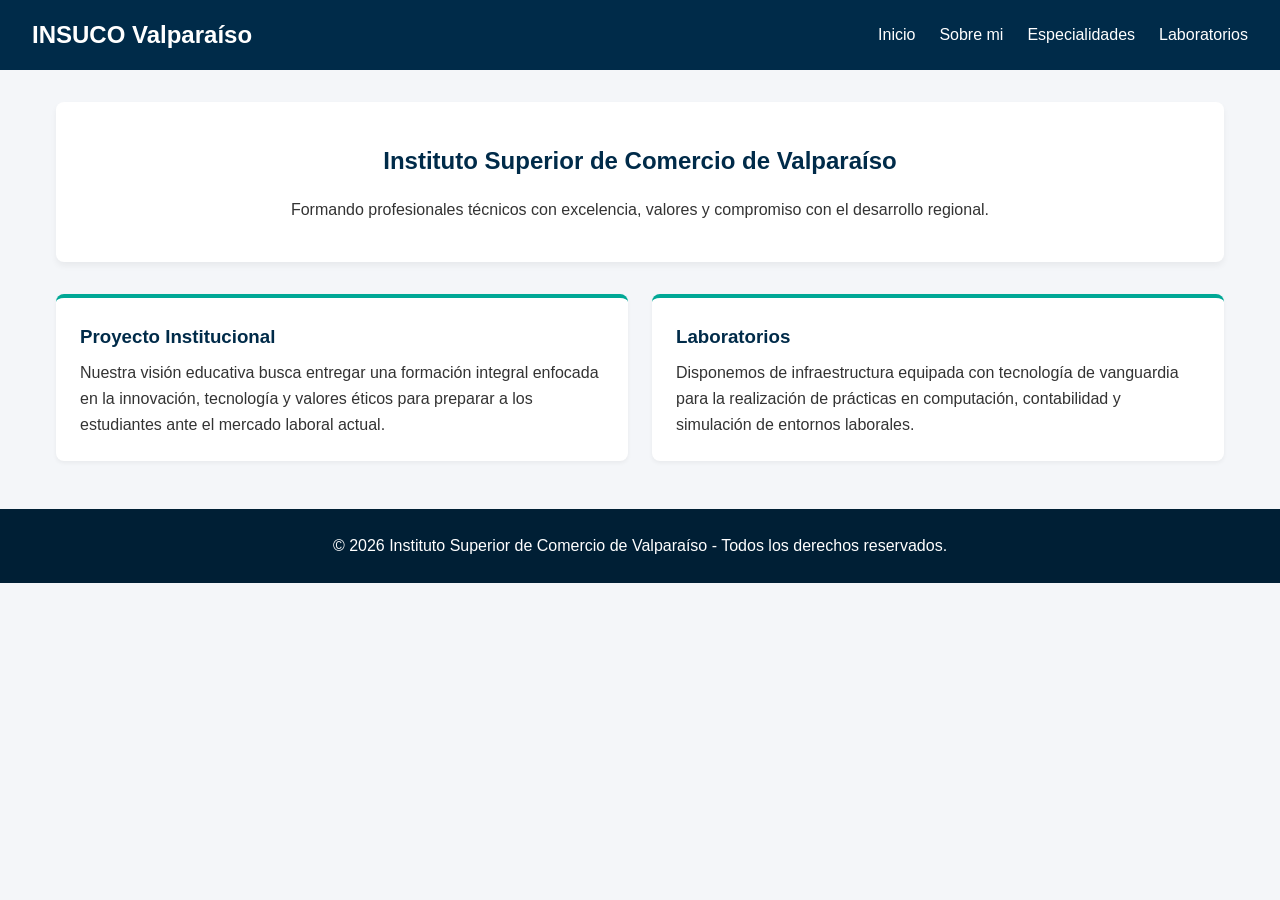
<file: index.html>
<!DOCTYPE html>
<html lang="es">
<head>
    <meta charset="UTF-8">
    <!-- Etiqueta viewport obligatoria para diseño responsivo -->
    <meta name="viewport" content="width=device-width, initial-scale=1.0">
    <title>INSUCO Valparaíso</title>
    <!-- Vinculación del archivo CSS externo -->
    <link rel="stylesheet" href="estilos.css">
</head>
<body>

    <!-- Encabezado y Navegación -->
    <header>
        <div class="logo">
            <h1>INSUCO Valparaíso</h1>
        </div>
        <nav>
            <ul>
                <li><a href="index.html">Inicio</a></li>
                <li><a href="sobremi.html">Sobre mi</a></li>
                <li><a href="especialidades.html">Especialidades</a></li>
                <li><a href="laboratorios.html">Laboratorios</a></li>
            </ul>
        </nav>
    </header>

    <!-- Contenido Principal -->
    <main>
        <section id="inicio" class="hero">
            <h2>Instituto Superior de Comercio de Valparaíso</h2>
            <p>Formando profesionales técnicos con excelencia, valores y compromiso con el desarrollo regional.</p>
        </section>

        <div class="grid-section">
            <article id="proyecto" class="card">
                <h3>Proyecto Institucional</h3>
                <p>Nuestra visión educativa busca entregar una formación integral enfocada en la innovación, tecnología y valores éticos para preparar a los estudiantes ante el mercado laboral actual.</p>
            </article>

            <article id="laboratorios" class="card">
                <h3>Laboratorios</h3>
                <p>Disponemos de infraestructura equipada con tecnología de vanguardia para la realización de prácticas en computación, contabilidad y simulación de entornos laborales.</p>
            </article>
        </div>
    </main>

    <!-- Pie de página -->
    <footer>
        <p>&copy; 2026 Instituto Superior de Comercio de Valparaíso - Todos los derechos reservados.</p>
    </footer>

</body>
</html>
</file>
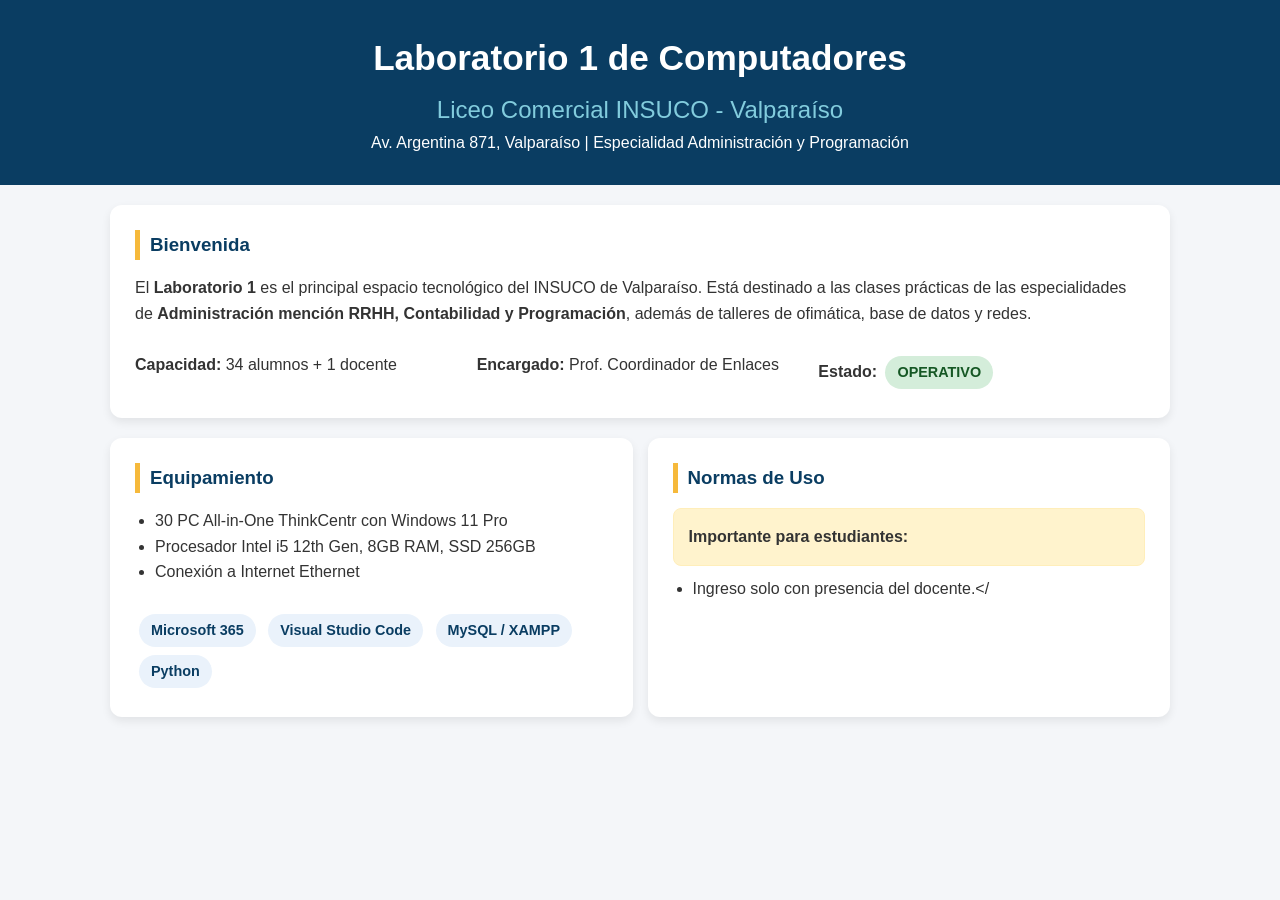
<file: laboratorio1.html>
<!DOCTYPE html>
<html lang="es">
<head>
    <meta charset="UTF-8">
    <meta name="viewport" content="width=device-width, initial-scale=1.0">
    <title>Laboratorio 1 de Computadores - Liceo INSUCO Valparaíso</title>
    <style>
        * { margin: 0; padding: 0; box-sizing: border-box; }
        body { font-family: 'Segoe UI', Arial, sans-serif; background: #f4f6f9; color: #333; line-height: 1.6; }
        header { background: #0a3d62; color: white; padding: 30px 20px; text-align: center; }
        header h1 { font-size: 2.2em; }
        header h2 { font-weight: 300; color: #82ccdd; margin-top: 5px; }
        .container { max-width: 1100px; margin: 20px auto; padding: 0 20px; }
        .card { background: white; border-radius: 12px; padding: 25px; margin-bottom: 20px; box-shadow: 0 4px 10px rgba(0,0,0,0.08); }
        .card h3 { color: #0a3d62; border-left: 5px solid #f6b93b; padding-left: 10px; margin-bottom: 15px; }
        .grid { display: grid; grid-template-columns: repeat(auto-fit, minmax(250px, 1fr)); gap: 15px; }
        .tag { display: inline-block; background: #eaf2fb; color: #0a3d62; padding: 5px 12px; border-radius: 20px; font-size: 0.9em; margin: 4px; font-weight: bold; }
        ul { margin-left: 20px; }
        .alerta { background: #fff3cd; border: 1px solid #ffeeba; padding: 15px; border-radius: 8px; }
        table { width: 100%; border-collapse: collapse; margin-top: 10px; }
        th, td { border: 1px solid #ddd; padding: 10px; text-align: left; }
        th { background: #0a3d62; color: white; }
        footer { background: #0a3d62; color: white; text-align: center; padding: 20px; margin-top: 30px; }
        .btn { display: inline-block; background: #f6b93b; color: #0a3d62; padding: 10px 20px; border-radius: 8px; text-decoration: none; font-weight: bold; margin-top: 10px; }
    </style>
</head>
<body>

    <header>
        <h1>Laboratorio 1 de Computadores</h1>
        <h2>Liceo Comercial INSUCO - Valparaíso</h2>
        <p>Av. Argentina 871, Valparaíso | Especialidad Administración y Programación</p>
    </header>

    <div class="container">
        
        <div class="card">
            <h3>Bienvenida</h3>
            <p>El <strong>Laboratorio 1</strong> es el principal espacio tecnológico del INSUCO de Valparaíso. Está destinado a las clases prácticas de las especialidades de <strong>Administración mención RRHH, Contabilidad y Programación</strong>, además de talleres de ofimática, base de datos y redes.</p>
            <br>
            <div class="grid">
                <div><strong>Capacidad:</strong> 34 alumnos + 1 docente</div>
                <div><strong>Encargado:</strong> Prof. Coordinador de Enlaces</div>
                <div><strong>Estado:</strong> <span class="tag" style="background:#d4edda; color:#155724;">OPERATIVO</span></div>
            </div>
        </div>

        <div class="grid">
            <div class="card">
                <h3>Equipamiento</h3>
                <ul>
                    <li>30 PC All-in-One ThinkCentr con Windows 11 Pro</li>
                    <li>Procesador Intel i5 12th Gen, 8GB RAM, SSD 256GB</li>
                    <li>Conexión a Internet Ethernet</li>
               
                </ul>
                <br>
                <span class="tag">Microsoft 365</span>
                <span class="tag">Visual Studio Code</span>
                <span class="tag">MySQL / XAMPP</span>
                <span class="tag">Python</span>
            
            </div>

            <div class="card">
                <h3>Normas de Uso</h3>
                <div class="alerta">
                    <strong>Importante para estudiantes:</strong>
                </div>
                <ul style="margin-top:10px;">
                    <li>Ingreso solo con presencia del docente.</
</file>
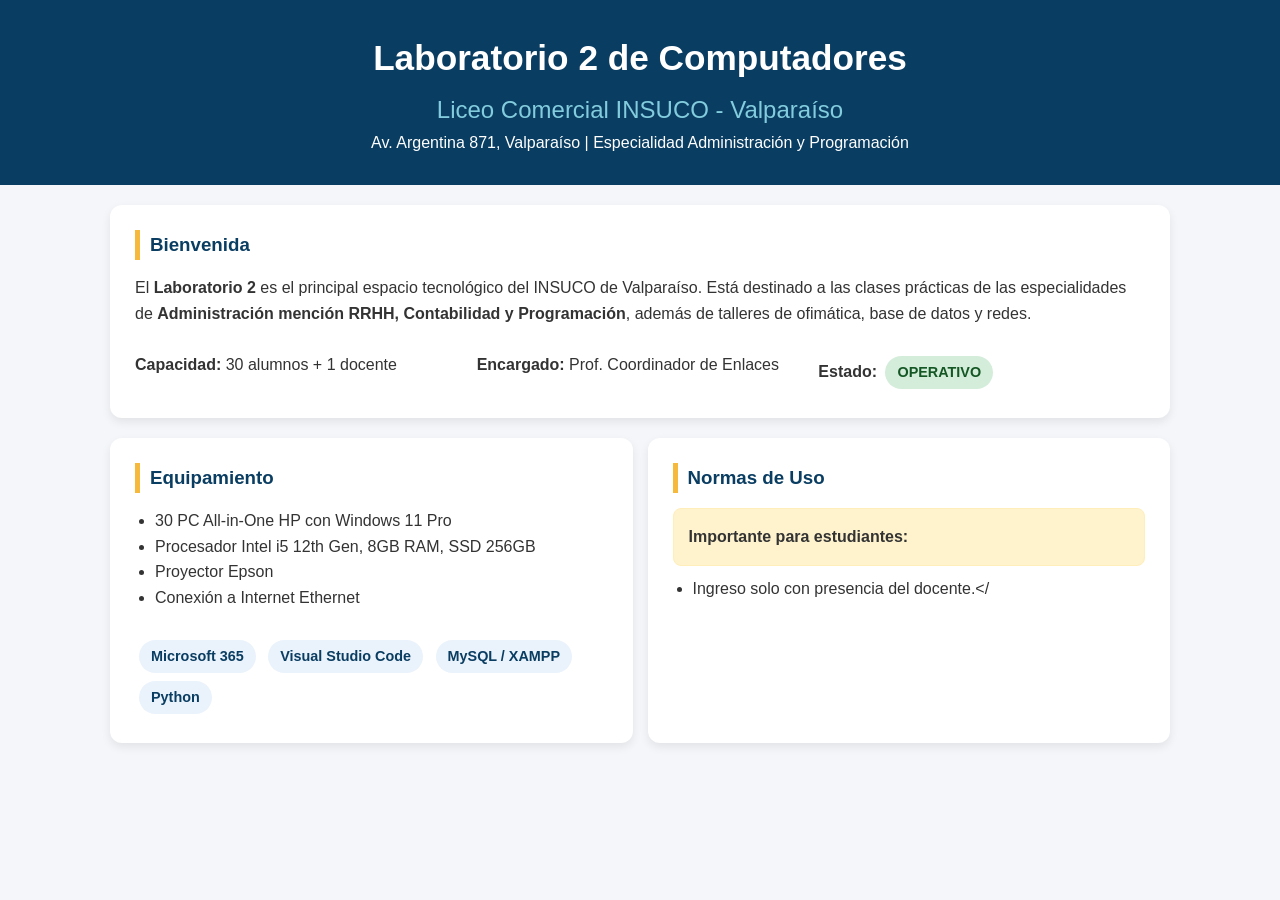
<file: laboratorio2.html>
<!DOCTYPE html>
<html lang="es">
<head>
    <meta charset="UTF-8">
    <meta name="viewport" content="width=device-width, initial-scale=1.0">
    <title>Laboratorio 2 de Computadores - Liceo INSUCO Valparaíso</title>
    <style>
        * { margin: 0; padding: 0; box-sizing: border-box; }
        body { font-family: 'Segoe UI', Arial, sans-serif; background: #f4f6f9; color: #333; line-height: 1.6; }
        header { background: #0a3d62; color: white; padding: 30px 20px; text-align: center; }
        header h1 { font-size: 2.2em; }
        header h2 { font-weight: 300; color: #82ccdd; margin-top: 5px; }
        .container { max-width: 1100px; margin: 20px auto; padding: 0 20px; }
        .card { background: white; border-radius: 12px; padding: 25px; margin-bottom: 20px; box-shadow: 0 4px 10px rgba(0,0,0,0.08); }
        .card h3 { color: #0a3d62; border-left: 5px solid #f6b93b; padding-left: 10px; margin-bottom: 15px; }
        .grid { display: grid; grid-template-columns: repeat(auto-fit, minmax(250px, 1fr)); gap: 15px; }
        .tag { display: inline-block; background: #eaf2fb; color: #0a3d62; padding: 5px 12px; border-radius: 20px; font-size: 0.9em; margin: 4px; font-weight: bold; }
        ul { margin-left: 20px; }
        .alerta { background: #fff3cd; border: 1px solid #ffeeba; padding: 15px; border-radius: 8px; }
        table { width: 100%; border-collapse: collapse; margin-top: 10px; }
        th, td { border: 1px solid #ddd; padding: 10px; text-align: left; }
        th { background: #0a3d62; color: white; }
        footer { background: #0a3d62; color: white; text-align: center; padding: 20px; margin-top: 30px; }
        .btn { display: inline-block; background: #f6b93b; color: #0a3d62; padding: 10px 20px; border-radius: 8px; text-decoration: none; font-weight: bold; margin-top: 10px; }
    </style>
</head>
<body>

    <header>
        <h1>Laboratorio 2 de Computadores</h1>
        <h2>Liceo Comercial INSUCO - Valparaíso</h2>
        <p>Av. Argentina 871, Valparaíso | Especialidad Administración y Programación</p>
    </header>

    <div class="container">
        
        <div class="card">
            <h3>Bienvenida</h3>
            <p>El <strong>Laboratorio 2</strong> es el principal espacio tecnológico del INSUCO de Valparaíso. Está destinado a las clases prácticas de las especialidades de <strong>Administración mención RRHH, Contabilidad y Programación</strong>, además de talleres de ofimática, base de datos y redes.</p>
            <br>
            <div class="grid">
                <div><strong>Capacidad:</strong> 30 alumnos + 1 docente</div>
                <div><strong>Encargado:</strong> Prof. Coordinador de Enlaces</div>
                <div><strong>Estado:</strong> <span class="tag" style="background:#d4edda; color:#155724;">OPERATIVO</span></div>
            </div>
        </div>

        <div class="grid">
            <div class="card">
                <h3>Equipamiento</h3>
                <ul>
                    <li>30 PC All-in-One HP con Windows 11 Pro</li>
                    <li>Procesador Intel i5 12th Gen, 8GB RAM, SSD 256GB</li>
                    <li>Proyector Epson</li>
                    <li>Conexión a Internet Ethernet</li>
                    
                </ul>
                <br>
                <span class="tag">Microsoft 365</span>
                <span class="tag">Visual Studio Code</span>
                <span class="tag">MySQL / XAMPP</span>
                <span class="tag">Python</span>
            </div>

            <div class="card">
                <h3>Normas de Uso</h3>
                <div class="alerta">
                    <strong>Importante para estudiantes:</strong>
                </div>
                <ul style="margin-top:10px;">
                    <li>Ingreso solo con presencia del docente.</
</file>
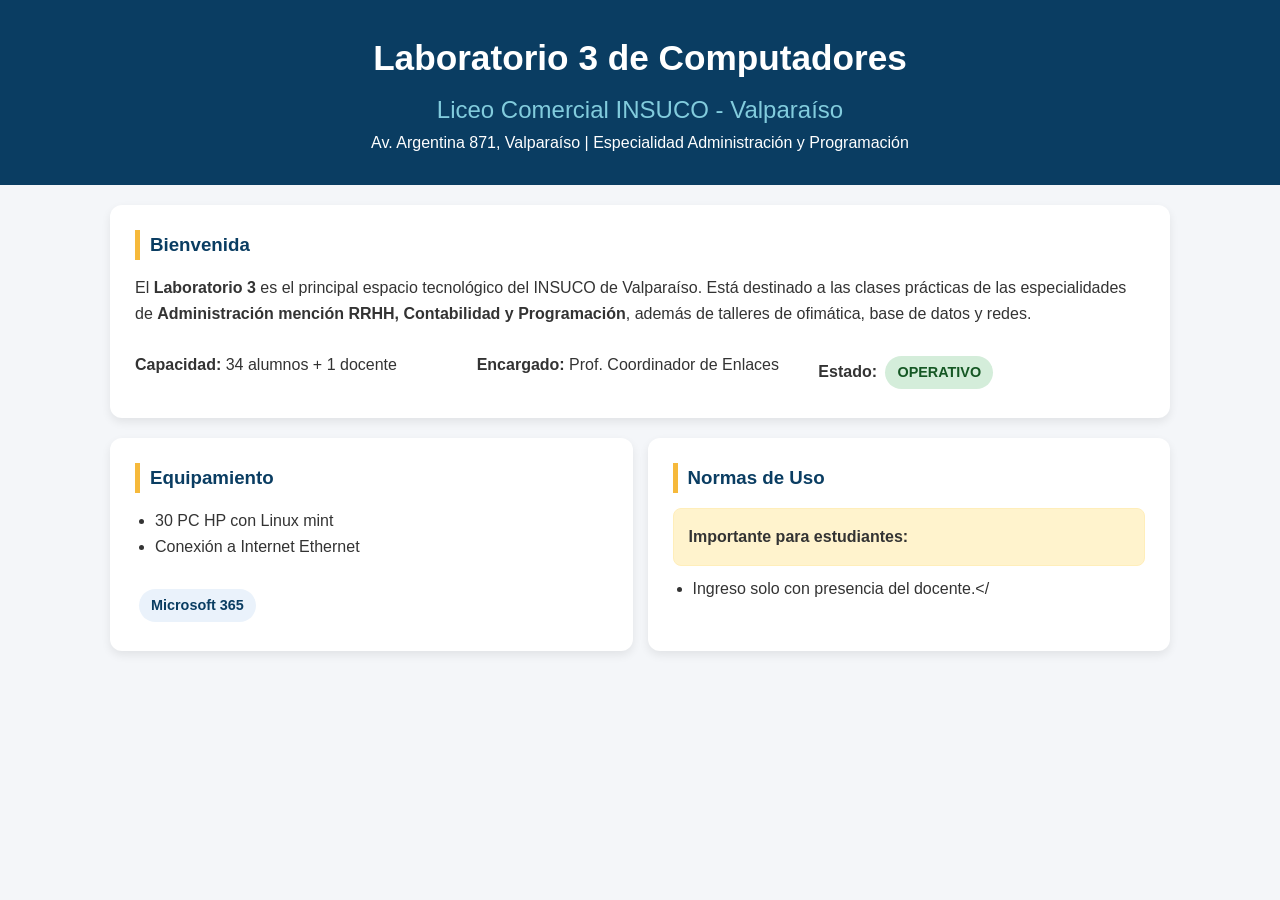
<file: laboratorio3.html>
<!DOCTYPE html>
<html lang="es">
<head>
    <meta charset="UTF-8">
    <meta name="viewport" content="width=device-width, initial-scale=1.0">
    <title>Laboratorio 3 de Computadores - Liceo INSUCO Valparaíso</title>
    <style>
        * { margin: 0; padding: 0; box-sizing: border-box; }
        body { font-family: 'Segoe UI', Arial, sans-serif; background: #f4f6f9; color: #333; line-height: 1.6; }
        header { background: #0a3d62; color: white; padding: 30px 20px; text-align: center; }
        header h1 { font-size: 2.2em; }
        header h2 { font-weight: 300; color: #82ccdd; margin-top: 5px; }
        .container { max-width: 1100px; margin: 20px auto; padding: 0 20px; }
        .card { background: white; border-radius: 12px; padding: 25px; margin-bottom: 20px; box-shadow: 0 4px 10px rgba(0,0,0,0.08); }
        .card h3 { color: #0a3d62; border-left: 5px solid #f6b93b; padding-left: 10px; margin-bottom: 15px; }
        .grid { display: grid; grid-template-columns: repeat(auto-fit, minmax(250px, 1fr)); gap: 15px; }
        .tag { display: inline-block; background: #eaf2fb; color: #0a3d62; padding: 5px 12px; border-radius: 20px; font-size: 0.9em; margin: 4px; font-weight: bold; }
        ul { margin-left: 20px; }
        .alerta { background: #fff3cd; border: 1px solid #ffeeba; padding: 15px; border-radius: 8px; }
        table { width: 100%; border-collapse: collapse; margin-top: 10px; }
        th, td { border: 1px solid #ddd; padding: 10px; text-align: left; }
        th { background: #0a3d62; color: white; }
        footer { background: #0a3d62; color: white; text-align: center; padding: 20px; margin-top: 30px; }
        .btn { display: inline-block; background: #f6b93b; color: #0a3d62; padding: 10px 20px; border-radius: 8px; text-decoration: none; font-weight: bold; margin-top: 10px; }
    </style>
</head>
<body>

    <header>
        <h1>Laboratorio 3 de Computadores</h1>
        <h2>Liceo Comercial INSUCO - Valparaíso</h2>
        <p>Av. Argentina 871, Valparaíso | Especialidad Administración y Programación</p>
    </header>

    <div class="container">
        
        <div class="card">
            <h3>Bienvenida</h3>
            <p>El <strong>Laboratorio 3</strong> es el principal espacio tecnológico del INSUCO de Valparaíso. Está destinado a las clases prácticas de las especialidades de <strong>Administración mención RRHH, Contabilidad y Programación</strong>, además de talleres de ofimática, base de datos y redes.</p>
            <br>
            <div class="grid">
                <div><strong>Capacidad:</strong> 34 alumnos + 1 docente</div>
                <div><strong>Encargado:</strong> Prof. Coordinador de Enlaces</div>
                <div><strong>Estado:</strong> <span class="tag" style="background:#d4edda; color:#155724;">OPERATIVO</span></div>
            </div>
        </div>

        <div class="grid">
            <div class="card">
                <h3>Equipamiento</h3>
                <ul>
                    <li>30 PC HP con Linux mint</li>
                    <li>Conexión a Internet Ethernet</li>
                </ul>
                <br>
                <span class="tag">Microsoft 365</span>
            </div>

            <div class="card">
                <h3>Normas de Uso</h3>
                <div class="alerta">
                    <strong>Importante para estudiantes:</strong>
                </div>
                <ul style="margin-top:10px;">
                    <li>Ingreso solo con presencia del docente.</
</file>
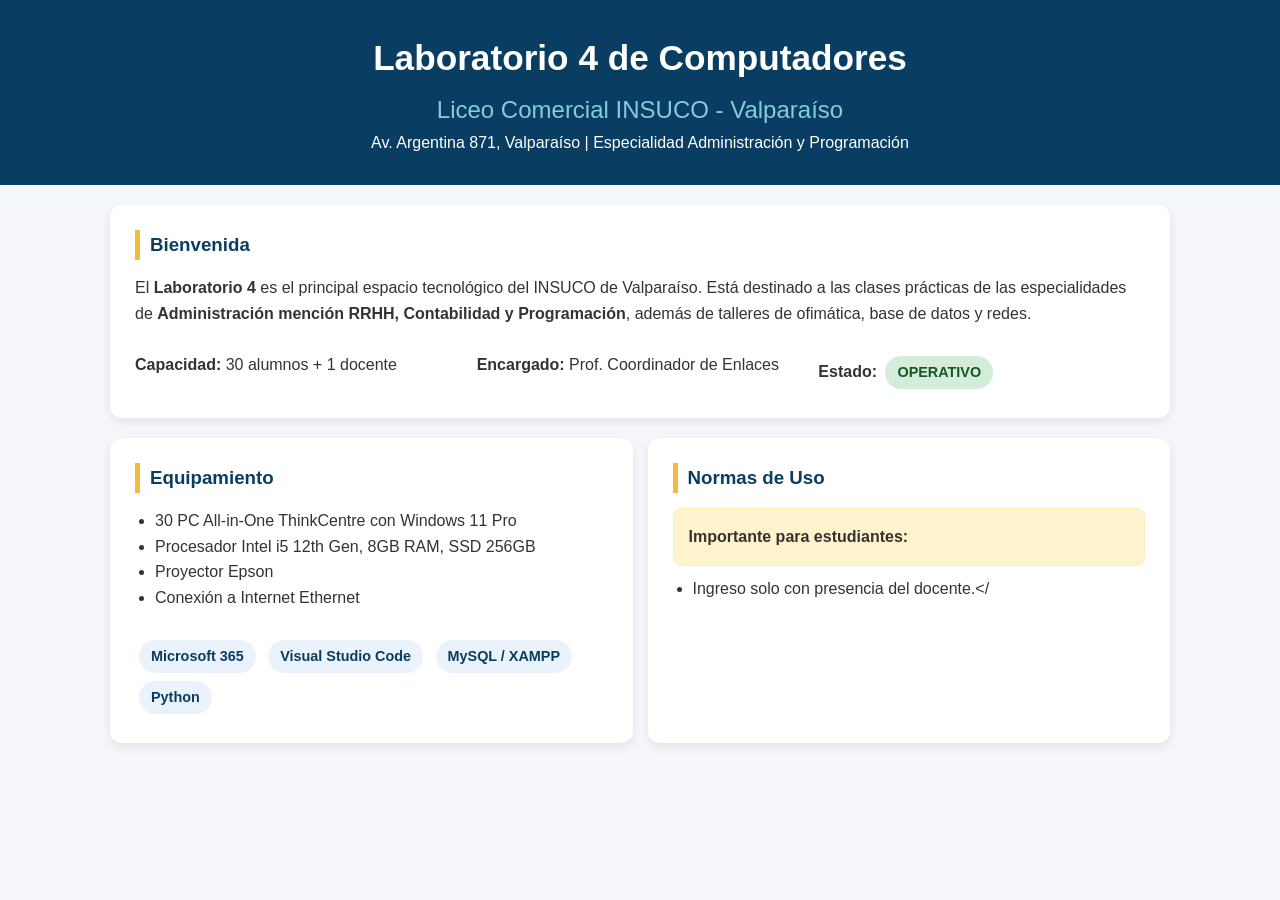
<file: laboratorio4.html>
<!DOCTYPE html>
<html lang="es">
<head>
    <meta charset="UTF-8">
    <meta name="viewport" content="width=device-width, initial-scale=1.0">
    <title>Laboratorio 4 de Computadores - Liceo INSUCO Valparaíso</title>
    <style>
        * { margin: 0; padding: 0; box-sizing: border-box; }
        body { font-family: 'Segoe UI', Arial, sans-serif; background: #f4f6f9; color: #333; line-height: 1.6; }
        header { background: #0a3d62; color: white; padding: 30px 20px; text-align: center; }
        header h1 { font-size: 2.2em; }
        header h2 { font-weight: 300; color: #82ccdd; margin-top: 5px; }
        .container { max-width: 1100px; margin: 20px auto; padding: 0 20px; }
        .card { background: white; border-radius: 12px; padding: 25px; margin-bottom: 20px; box-shadow: 0 4px 10px rgba(0,0,0,0.08); }
        .card h3 { color: #0a3d62; border-left: 5px solid #f6b93b; padding-left: 10px; margin-bottom: 15px; }
        .grid { display: grid; grid-template-columns: repeat(auto-fit, minmax(250px, 1fr)); gap: 15px; }
        .tag { display: inline-block; background: #eaf2fb; color: #0a3d62; padding: 5px 12px; border-radius: 20px; font-size: 0.9em; margin: 4px; font-weight: bold; }
        ul { margin-left: 20px; }
        .alerta { background: #fff3cd; border: 1px solid #ffeeba; padding: 15px; border-radius: 8px; }
        table { width: 100%; border-collapse: collapse; margin-top: 10px; }
        th, td { border: 1px solid #ddd; padding: 10px; text-align: left; }
        th { background: #0a3d62; color: white; }
        footer { background: #0a3d62; color: white; text-align: center; padding: 20px; margin-top: 30px; }
        .btn { display: inline-block; background: #f6b93b; color: #0a3d62; padding: 10px 20px; border-radius: 8px; text-decoration: none; font-weight: bold; margin-top: 10px; }
    </style>
</head>
<body>

    <header>
        <h1>Laboratorio 4 de Computadores</h1>
        <h2>Liceo Comercial INSUCO - Valparaíso</h2>
        <p>Av. Argentina 871, Valparaíso | Especialidad Administración y Programación</p>
    </header>

    <div class="container">
        
        <div class="card">
            <h3>Bienvenida</h3>
            <p>El <strong>Laboratorio 4</strong> es el principal espacio tecnológico del INSUCO de Valparaíso. Está destinado a las clases prácticas de las especialidades de <strong>Administración mención RRHH, Contabilidad y Programación</strong>, además de talleres de ofimática, base de datos y redes.</p>
            <br>
            <div class="grid">
                <div><strong>Capacidad:</strong> 30 alumnos + 1 docente</div>
                <div><strong>Encargado:</strong> Prof. Coordinador de Enlaces</div>
                <div><strong>Estado:</strong> <span class="tag" style="background:#d4edda; color:#155724;">OPERATIVO</span></div>
            </div>
        </div>

        <div class="grid">
            <div class="card">
                <h3>Equipamiento</h3>
                <ul>
                    <li>30 PC All-in-One ThinkCentre con Windows 11 Pro</li>
                    <li>Procesador Intel i5 12th Gen, 8GB RAM, SSD 256GB</li>
                    <li>Proyector Epson</li>
                    <li>Conexión a Internet Ethernet</li>
                </ul>
                <br>
                <span class="tag">Microsoft 365</span>
                <span class="tag">Visual Studio Code</span>
                <span class="tag">MySQL / XAMPP</span>
                <span class="tag">Python</span>
            </div>

            <div class="card">
                <h3>Normas de Uso</h3>
                <div class="alerta">
                    <strong>Importante para estudiantes:</strong>
                </div>
                <ul style="margin-top:10px;">
                    <li>Ingreso solo con presencia del docente.</
</file>
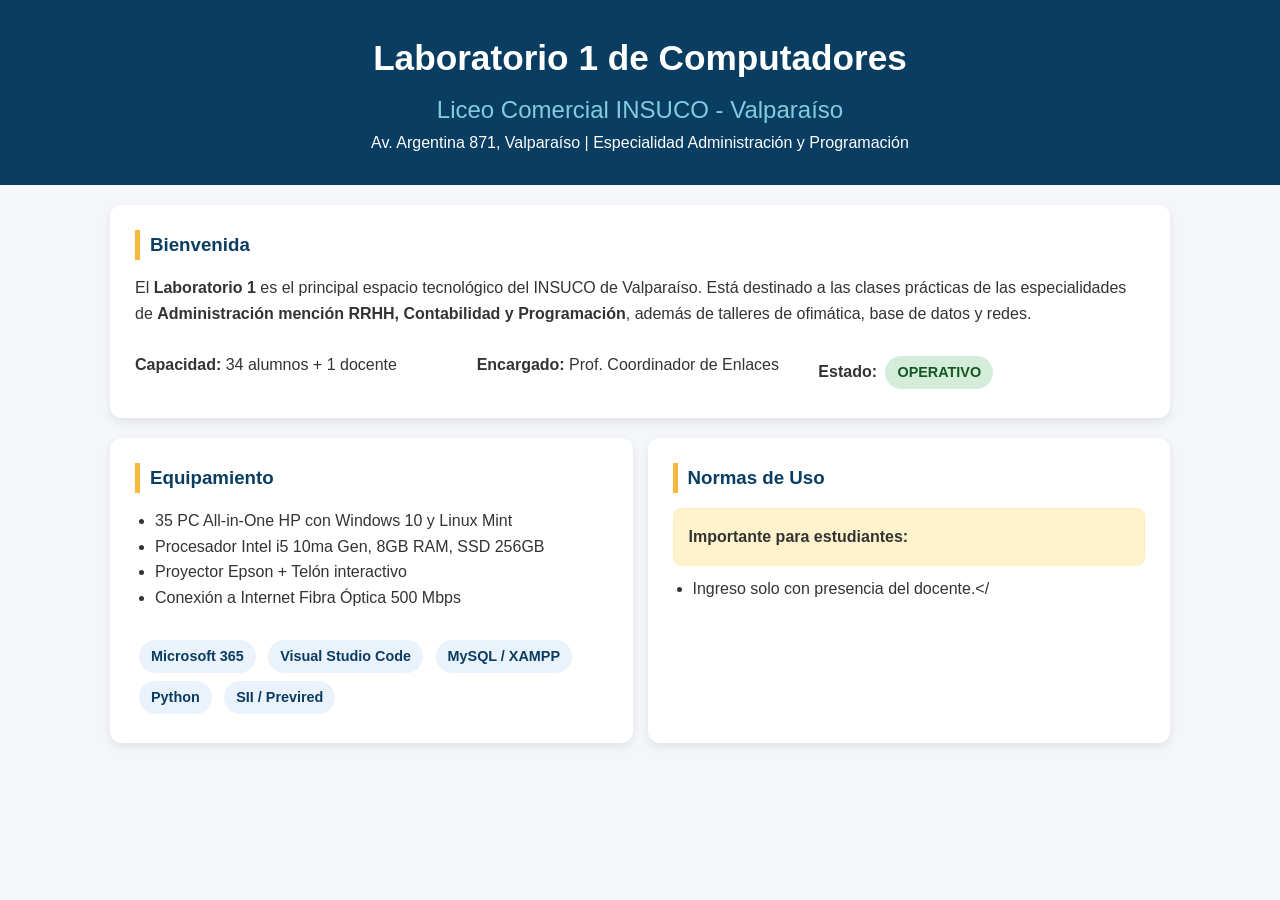
<file: laboratorio5.html>
<!DOCTYPE html>
<html lang="es">
<head>
    <meta charset="UTF-8">
    <meta name="viewport" content="width=device-width, initial-scale=1.0">
    <title>Laboratorio 1 de Computadores - Liceo INSUCO Valparaíso</title>
    <style>
        * { margin: 0; padding: 0; box-sizing: border-box; }
        body { font-family: 'Segoe UI', Arial, sans-serif; background: #f4f6f9; color: #333; line-height: 1.6; }
        header { background: #0a3d62; color: white; padding: 30px 20px; text-align: center; }
        header h1 { font-size: 2.2em; }
        header h2 { font-weight: 300; color: #82ccdd; margin-top: 5px; }
        .container { max-width: 1100px; margin: 20px auto; padding: 0 20px; }
        .card { background: white; border-radius: 12px; padding: 25px; margin-bottom: 20px; box-shadow: 0 4px 10px rgba(0,0,0,0.08); }
        .card h3 { color: #0a3d62; border-left: 5px solid #f6b93b; padding-left: 10px; margin-bottom: 15px; }
        .grid { display: grid; grid-template-columns: repeat(auto-fit, minmax(250px, 1fr)); gap: 15px; }
        .tag { display: inline-block; background: #eaf2fb; color: #0a3d62; padding: 5px 12px; border-radius: 20px; font-size: 0.9em; margin: 4px; font-weight: bold; }
        ul { margin-left: 20px; }
        .alerta { background: #fff3cd; border: 1px solid #ffeeba; padding: 15px; border-radius: 8px; }
        table { width: 100%; border-collapse: collapse; margin-top: 10px; }
        th, td { border: 1px solid #ddd; padding: 10px; text-align: left; }
        th { background: #0a3d62; color: white; }
        footer { background: #0a3d62; color: white; text-align: center; padding: 20px; margin-top: 30px; }
        .btn { display: inline-block; background: #f6b93b; color: #0a3d62; padding: 10px 20px; border-radius: 8px; text-decoration: none; font-weight: bold; margin-top: 10px; }
    </style>
</head>
<body>

    <header>
        <h1>Laboratorio 1 de Computadores</h1>
        <h2>Liceo Comercial INSUCO - Valparaíso</h2>
        <p>Av. Argentina 871, Valparaíso | Especialidad Administración y Programación</p>
    </header>

    <div class="container">
        
        <div class="card">
            <h3>Bienvenida</h3>
            <p>El <strong>Laboratorio 1</strong> es el principal espacio tecnológico del INSUCO de Valparaíso. Está destinado a las clases prácticas de las especialidades de <strong>Administración mención RRHH, Contabilidad y Programación</strong>, además de talleres de ofimática, base de datos y redes.</p>
            <br>
            <div class="grid">
                <div><strong>Capacidad:</strong> 34 alumnos + 1 docente</div>
                <div><strong>Encargado:</strong> Prof. Coordinador de Enlaces</div>
                <div><strong>Estado:</strong> <span class="tag" style="background:#d4edda; color:#155724;">OPERATIVO</span></div>
            </div>
        </div>

        <div class="grid">
            <div class="card">
                <h3>Equipamiento</h3>
                <ul>
                    <li>35 PC All-in-One HP con Windows 10 y Linux Mint</li>
                    <li>Procesador Intel i5 10ma Gen, 8GB RAM, SSD 256GB</li>
                    <li>Proyector Epson + Telón interactivo</li>
                    <li>Conexión a Internet Fibra Óptica 500 Mbps</li>
                </ul>
                <br>
                <span class="tag">Microsoft 365</span>
                <span class="tag">Visual Studio Code</span>
                <span class="tag">MySQL / XAMPP</span>
                <span class="tag">Python</span>
                <span class="tag">SII / Previred</span>
            </div>

            <div class="card">
                <h3>Normas de Uso</h3>
                <div class="alerta">
                    <strong>Importante para estudiantes:</strong>
                </div>
                <ul style="margin-top:10px;">
                    <li>Ingreso solo con presencia del docente.</
</file>
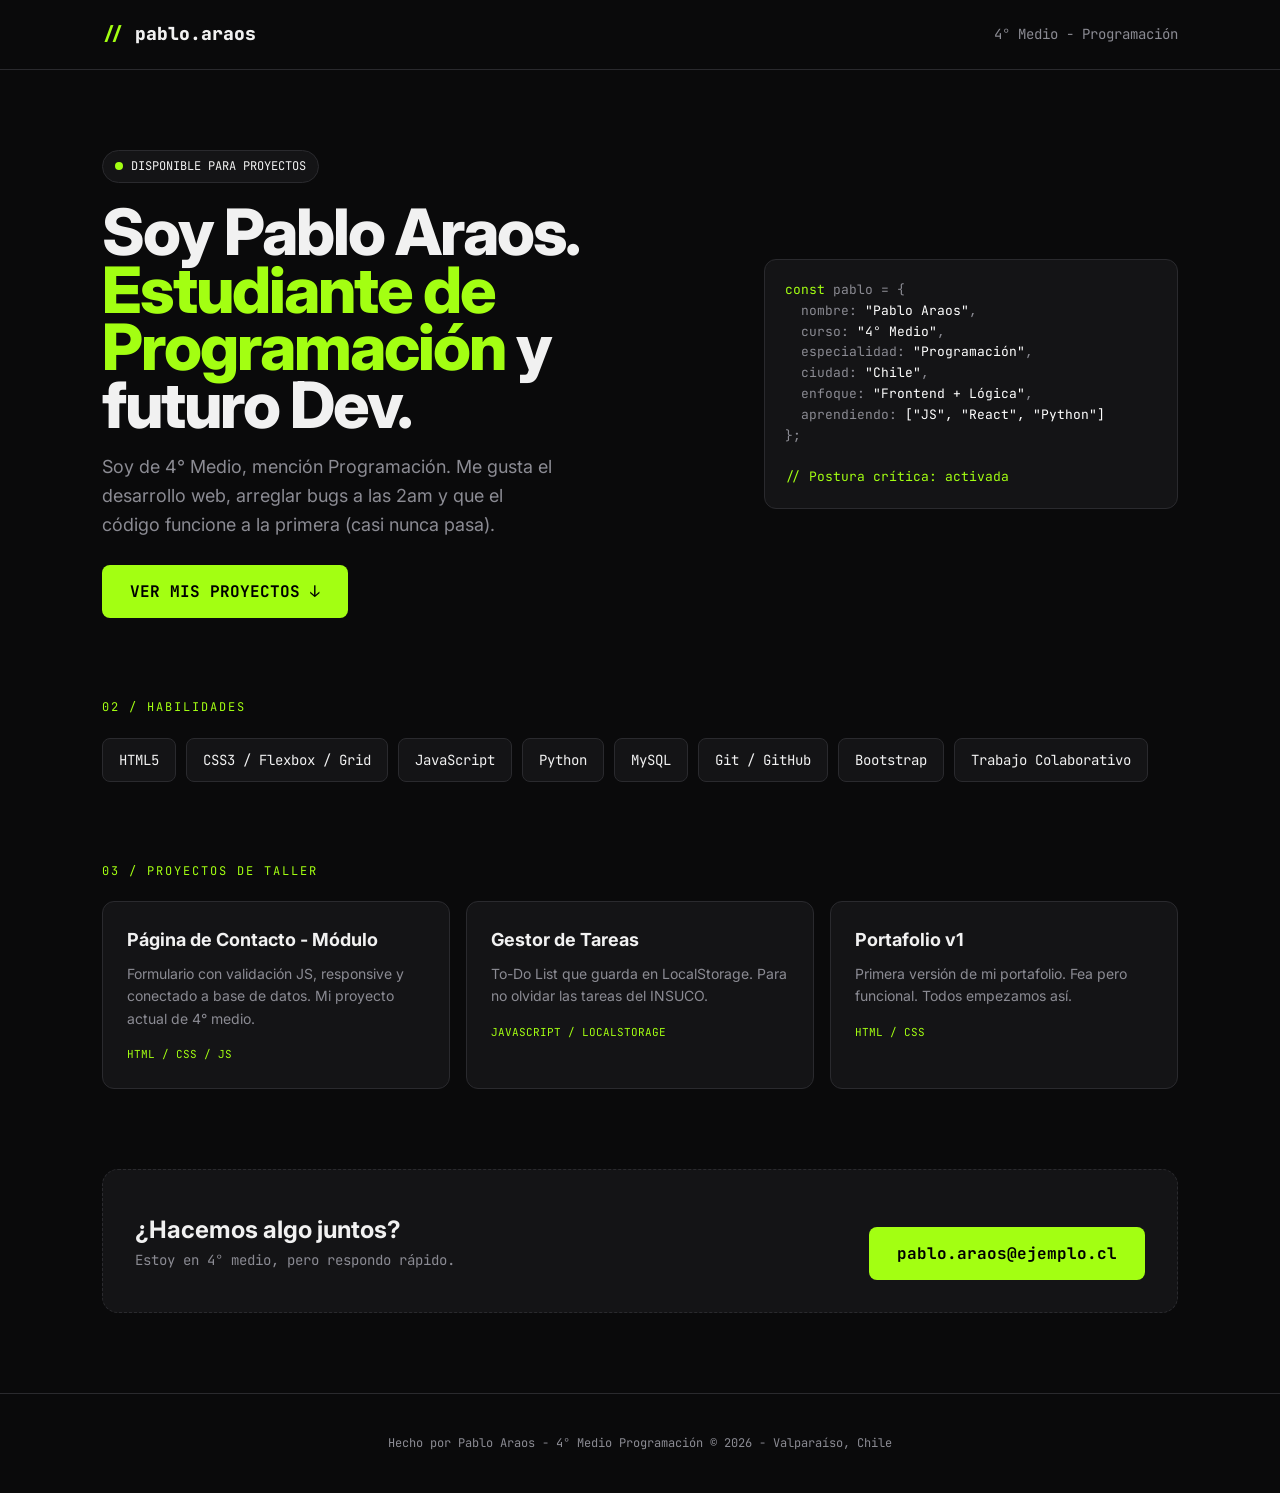
<file: sobremi.html>
<!DOCTYPE html>
<html lang="es">
<head>
    <meta charset="UTF-8">
    <meta name="viewport" content="width=device-width, initial-scale=1.0">
    <title>Pablo Araos | Programación 4° Medio</title>
    <link href="https://fonts.googleapis.com/css2?family=JetBrains+Mono:wght@400;700&family=Inter:wght@400;600;800&display=swap" rel="stylesheet">
    <style>
        :root {
            --bg: #0a0a0b;
            --card: #141416;
            --border: #2a2a2e;
            --accent: #a3ff12;
            --text: #f1f1f1;
            --muted: #8b8b93;
        }
        * { margin: 0; padding: 0; box-sizing: border-box; }
        body { background: var(--bg); color: var(--text); font-family: 'Inter', sans-serif; line-height: 1.6; }
        .mono { font-family: 'JetBrains Mono', monospace; }
        
        /* NAV */
        nav { display: flex; justify-content: space-between; align-items: center; padding: 20px 8%; border-bottom: 1px solid var(--border); }
        nav .logo { font-weight: 800; font-size: 18px; }
        nav .logo span { color: var(--accent); }
        nav a { color: var(--muted); text-decoration: none; font-size: 14px; }
        nav a:hover { color: var(--text); }

        /* HERO */
        .hero { padding: 80px 8% 40px; display: grid; grid-template-columns: 1.2fr 0.8fr; gap: 40px; align-items: center; }
        .hero h1 { font-size: clamp(36px, 6vw, 64px); line-height: 0.9; font-weight: 800; letter-spacing: -2px; }
        .hero h1 span { color: var(--accent); }
        .hero p { margin-top: 20px; color: var(--muted); max-width: 450px; font-size: 18px; }
        .hero .status { display: inline-flex; align-items: center; gap: 8px; background: var(--card); border: 1px solid var(--border); padding: 6px 12px; border-radius: 100px; font-size: 12px; margin-bottom: 20px; }
        .dot { width: 8px; height: 8px; background: var(--accent); border-radius: 50%; animation: blink 1.5s infinite; }
        @keyframes blink { 0%, 100% { opacity: 1; } 50% { opacity: 0.3; } }
        .btn { display: inline-block; margin-top: 25px; background: var(--accent); color: #000; padding: 14px 28px; font-weight: 700; text-decoration: none; border-radius: 8px; transition: 0.2s; }
        .btn:hover { transform: translateY(-2px); }

        /* SECCIONES */
        section { padding: 40px 8%; }
        .label { color: var(--accent); font-size: 12px; letter-spacing: 2px; text-transform: uppercase; margin-bottom: 20px; }

        /* SKILLS */
        .skills { display: flex; flex-wrap: wrap; gap: 10px; }
        .skill { background: var(--card); border: 1px solid var(--border); padding: 10px 16px; border-radius: 8px; font-size: 14px; }
        .skill:hover { border-color: var(--accent); }

        /* PROYECTOS */
        .grid { display: grid; grid-template-columns: repeat(auto-fit, minmax(280px, 1fr)); gap: 16px; margin-top: 20px; }
        .card { background: var(--card); border: 1px solid var(--border); border-radius: 12px; padding: 24px; transition: 0.2s; }
        .card:hover { border-color: #3a3a3e; transform: translateY(-3px); }
        .card h3 { font-size: 18px; margin-bottom: 8px; }
        .card p { color: var(--muted); font-size: 14px; margin-bottom: 16px; }
        .card .tech { font-size: 11px; color: var(--accent); }

        /* CONTACTO */
        .contact-box { background: var(--card); border: 1px dashed var(--border); border-radius: 16px; padding: 32px; display: flex; justify-content: space-between; align-items: center; flex-wrap: wrap; gap: 20px; }
        .contact-box h2 { font-size: 24px; }

        footer { text-align: center; padding: 40px; color: var(--muted); font-size: 12px; border-top: 1px solid var(--border); margin-top: 40px; }

        @media (max-width: 768px) { .hero { grid-template-columns: 1fr; } }
    </style>
</head>
<body>

    <nav>
        <div class="logo mono"><span>//</span> pablo.araos</div>
        <a href="#contacto" class="mono">4° Medio - Programación</a>
    </nav>

    <div class="hero">
        <div>
            <div class="status mono"><div class="dot"></div> DISPONIBLE PARA PROYECTOS</div>
            <h1>Soy Pablo Araos. <br><span>Estudiante de Programación</span> y futuro Dev.</h1>
            <p>Soy de 4° Medio, mención Programación. Me gusta el desarrollo web, arreglar bugs a las 2am y que el código funcione a la primera (casi nunca pasa).</p>
            <a href="#proyectos" class="btn mono">VER MIS PROYECTOS ↓</a>
        </div>
        <div class="mono" style="background: var(--card); border: 1px solid var(--border); border-radius: 12px; padding: 20px; font-size: 13px; color: var(--muted);">
            <span style="color: var(--accent);">const</span> pablo = {<br>
            &nbsp;&nbsp;nombre: <span style="color: #fff;">"Pablo Araos"</span>,<br>
            &nbsp;&nbsp;curso: <span style="color: #fff;">"4° Medio"</span>,<br>
            &nbsp;&nbsp;especialidad: <span style="color: #fff;">"Programación"</span>,<br>
            &nbsp;&nbsp;ciudad: <span style="color: #fff;">"Chile"</span>,<br>
            &nbsp;&nbsp;enfoque: <span style="color: #fff;">"Frontend + Lógica"</span>,<br>
            &nbsp;&nbsp;aprendiendo: <span style="color: #fff;">["JS", "React", "Python"]</span><br>
            };<br><br>
            <span style="color: var(--accent);">// Postura crítica: activada</span>
        </div>
    </div>

    <section>
        <div class="label mono">02 / Habilidades</div>
        <div class="skills mono">
            <div class="skill">HTML5</div>
            <div class="skill">CSS3 / Flexbox / Grid</div>
            <div class="skill">JavaScript</div>
            <div class="skill">Python</div>
            <div class="skill">MySQL</div>
            <div class="skill">Git / GitHub</div>
            <div class="skill">Bootstrap</div>
            <div class="skill">Trabajo Colaborativo</div>
        </div>
    </section>

    <section id="proyectos">
        <div class="label mono">03 / Proyectos de Taller</div>
        <div class="grid">
            <div class="card">
                <h3>Página de Contacto - Módulo</h3>
                <p>Formulario con validación JS, responsive y conectado a base de datos. Mi proyecto actual de 4° medio.</p>
                <div class="tech mono">HTML / CSS / JS</div>
            </div>
            <div class="card">
                <h3>Gestor de Tareas</h3>
                <p>To-Do List que guarda en LocalStorage. Para no olvidar las tareas del INSUCO.</p>
                <div class="tech mono">JAVASCRIPT / LOCALSTORAGE</div>
            </div>
            <div class="card">
                <h3>Portafolio v1</h3>
                <p>Primera versión de mi portafolio. Fea pero funcional. Todos empezamos así.</p>
                <div class="tech mono">HTML / CSS</div>
            </div>
        </div>
    </section>

    <section id="contacto">
        <div class="contact-box">
            <div>
                <h2>¿Hacemos algo juntos?</h2>
                <p class="mono" style="color: var(--muted); font-size: 14px;">Estoy en 4° medio, pero respondo rápido.</p>
            </div>
            <a href="mailto:pablo.araos@ejemplo.cl" class="btn mono">pablo.araos@ejemplo.cl</a>
        </div>
    </section>

    <footer class="mono">
        Hecho por Pablo Araos - 4° Medio Programación © 2026 - Valparaíso, Chile
    </footer>

</body>
</html>
</file>
<file: estilos.css>
/* ==========================================
   RESET Y ESTILOS GENERALES
   ========================================== */
* {
    box-sizing: border-box;
    margin: 0;
    padding: 0;
    font-family: 'Segoe UI', Tahoma, Geneva, Verdana, sans-serif;
}

body {
    background-color: #f4f6f9;
    color: #333;
    line-height: 1.6;
}

/* ==========================================
   ENCABEZADO Y NAVEGACIÓN
   ========================================== */
header {
    background-color: #002b49;
    color: #ffffff;
    padding: 1rem 2rem;
    display: flex;
    justify-content: space-between;
    align-items: center;
}

.logo h1 {
    font-size: 1.5rem;
    font-weight: 700;
}

nav ul {
    display: flex;
    list-style: none;
    gap: 1.5rem;
}

nav a {
    color: #ffffff;
    text-decoration: none;
    font-weight: 500;
    transition: color 0.3s ease;
}

nav a:hover {
    color: #00a896;
}

/* ==========================================
   CONTENIDO PRINCIPAL Y TARJETAS
   ========================================== */
main {
    max-width: 1200px;
    margin: 2rem auto;
    padding: 0 1rem;
}

.hero {
    background-color: #ffffff;
    padding: 2.5rem;
    border-radius: 8px;
    box-shadow: 0 4px 6px rgba(0,0,0,0.05);
    margin-bottom: 2rem;
    text-align: center;
}

.hero h2 {
    color: #002b49;
    margin-bottom: 1rem;
}

.grid-section {
    display: grid;
    grid-template-columns: repeat(auto-fit, minmax(280px, 1fr));
    gap: 1.5rem;
}

.card {
    background: #ffffff;
    padding: 1.5rem;
    border-radius: 8px;
    border-top: 4px solid #00a896;
    box-shadow: 0 2px 4px rgba(0,0,0,0.05);
}

.card h3 {
    color: #002b49;
    margin-bottom: 0.5rem;
}

/* ==========================================
   PIE DE PÁGINA
   ========================================== */
footer {
    background-color: #001f35;
    color: #ffffff;
    text-align: center;
    padding: 1.5rem;
    margin-top: 3rem;
}

/* ==========================================
   DISEÑO RESPONSIVO (@media)
   ========================================== */
@media screen and (max-width: 768px) {
    header {
        flex-direction: column;
        text-align: center;
        padding: 1rem;
    }

    .logo {
        margin-bottom: 1rem;
    }

    nav ul {
        flex-direction: column;
        gap: 0.8rem;
        width: 100%;
    }

    nav li {
        width: 100%;
    }

    nav a {
        display: block;
        padding: 0.6rem 0;
        background-color: rgba(255, 255, 255, 0.08);
        border-radius: 4px;
    }

    .hero {
        padding: 1.5rem;
    }
}
</file>
